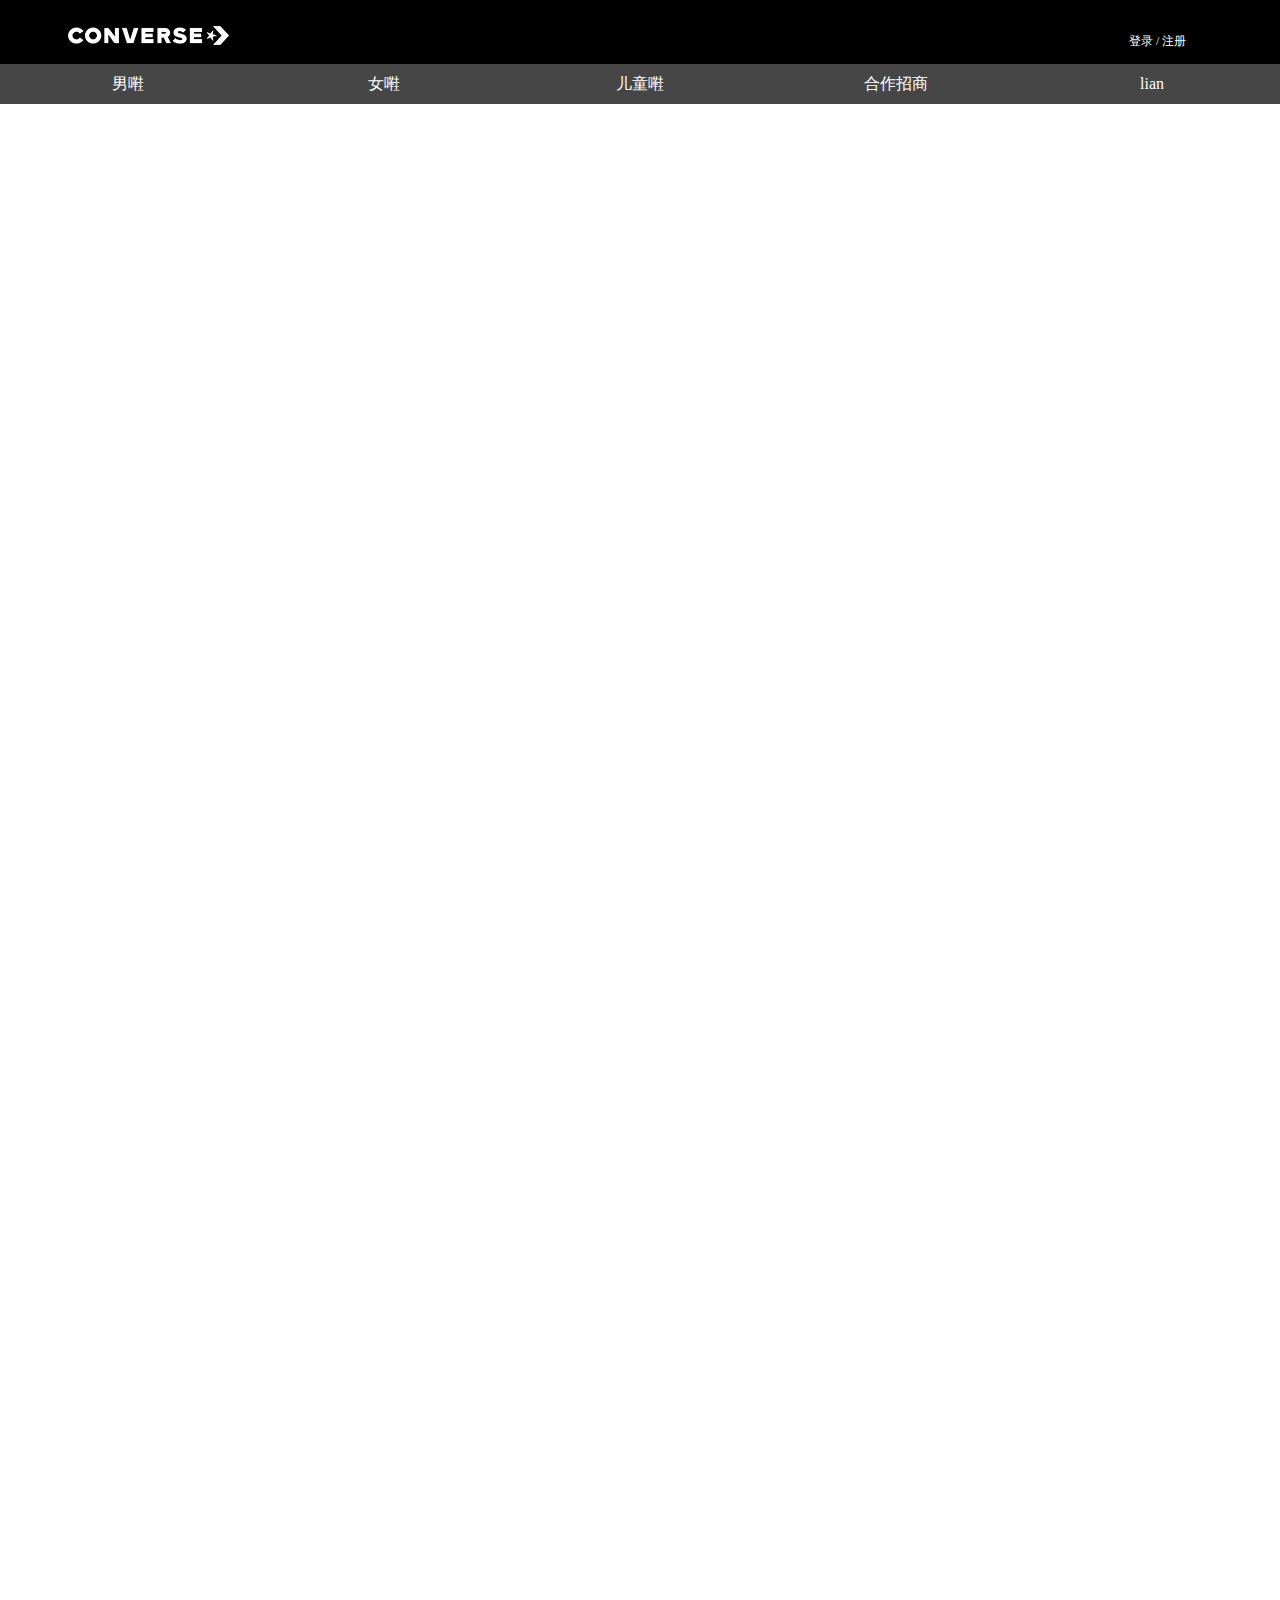
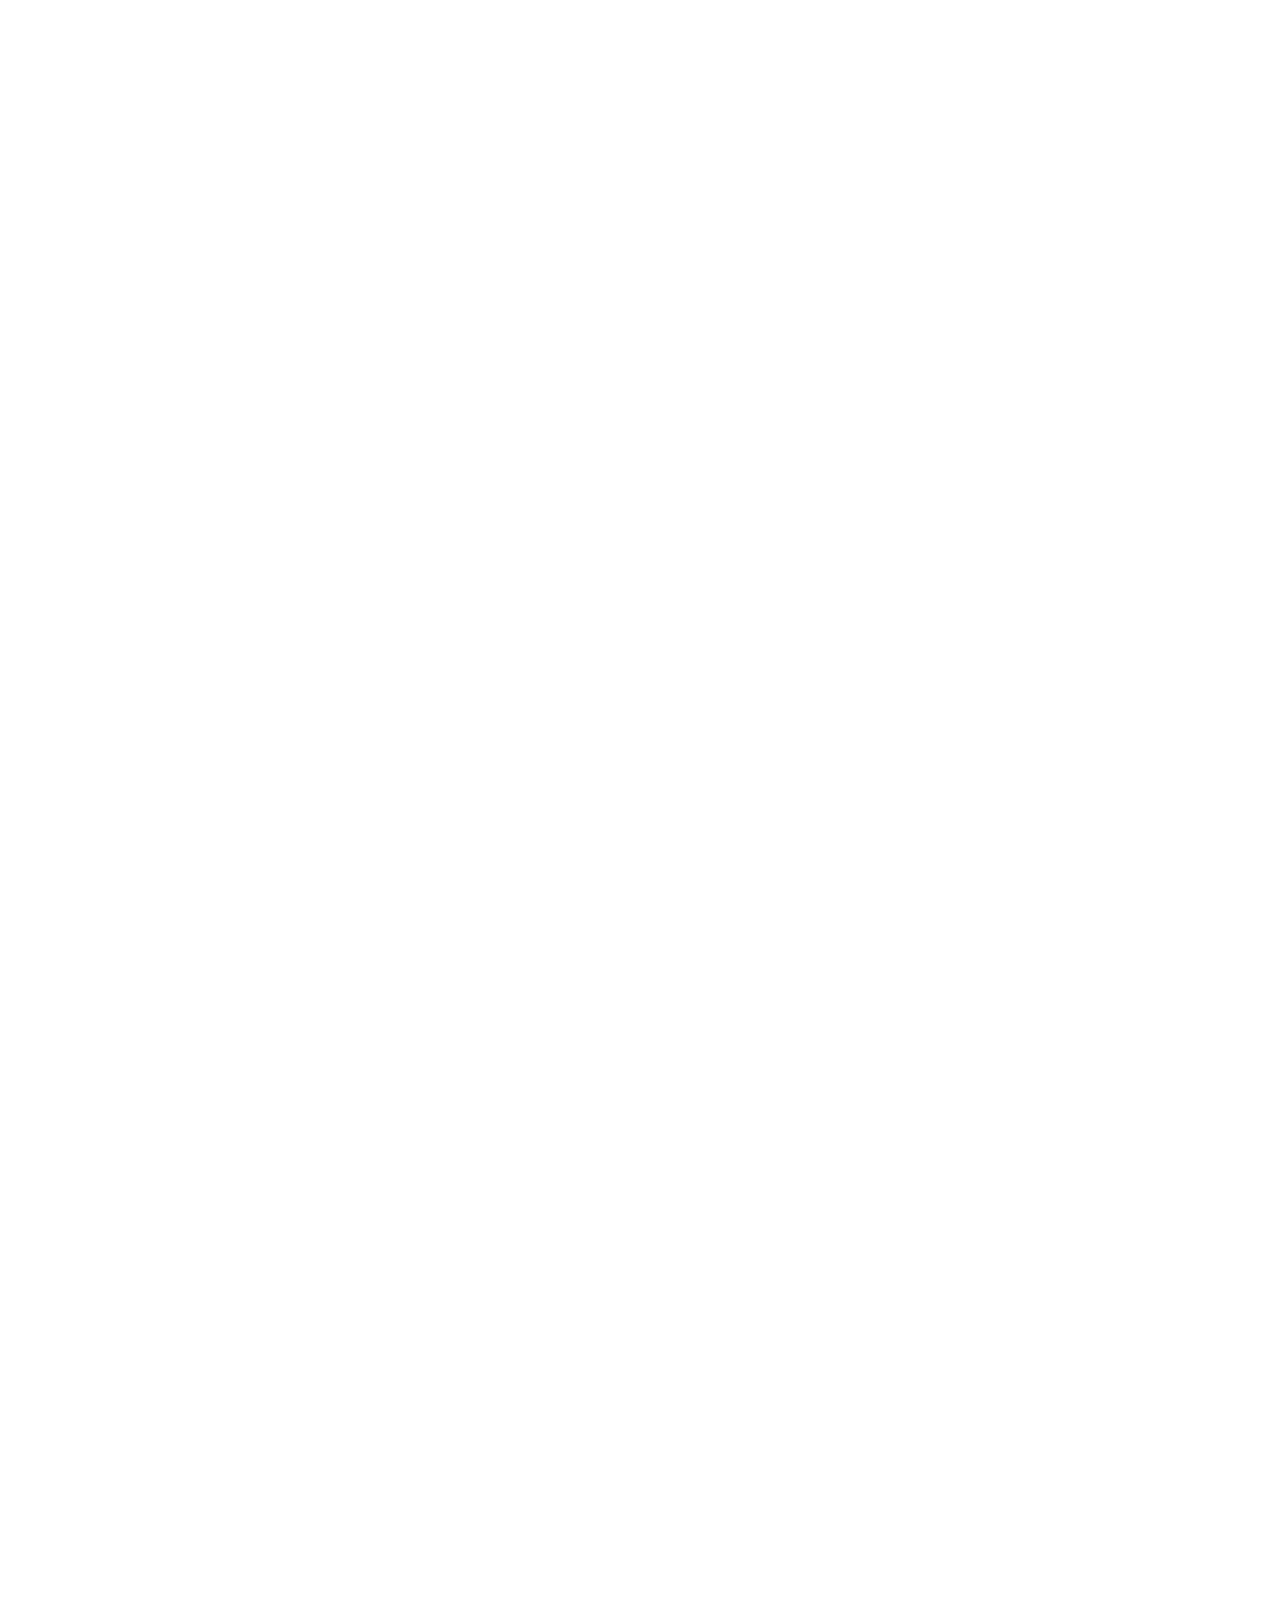
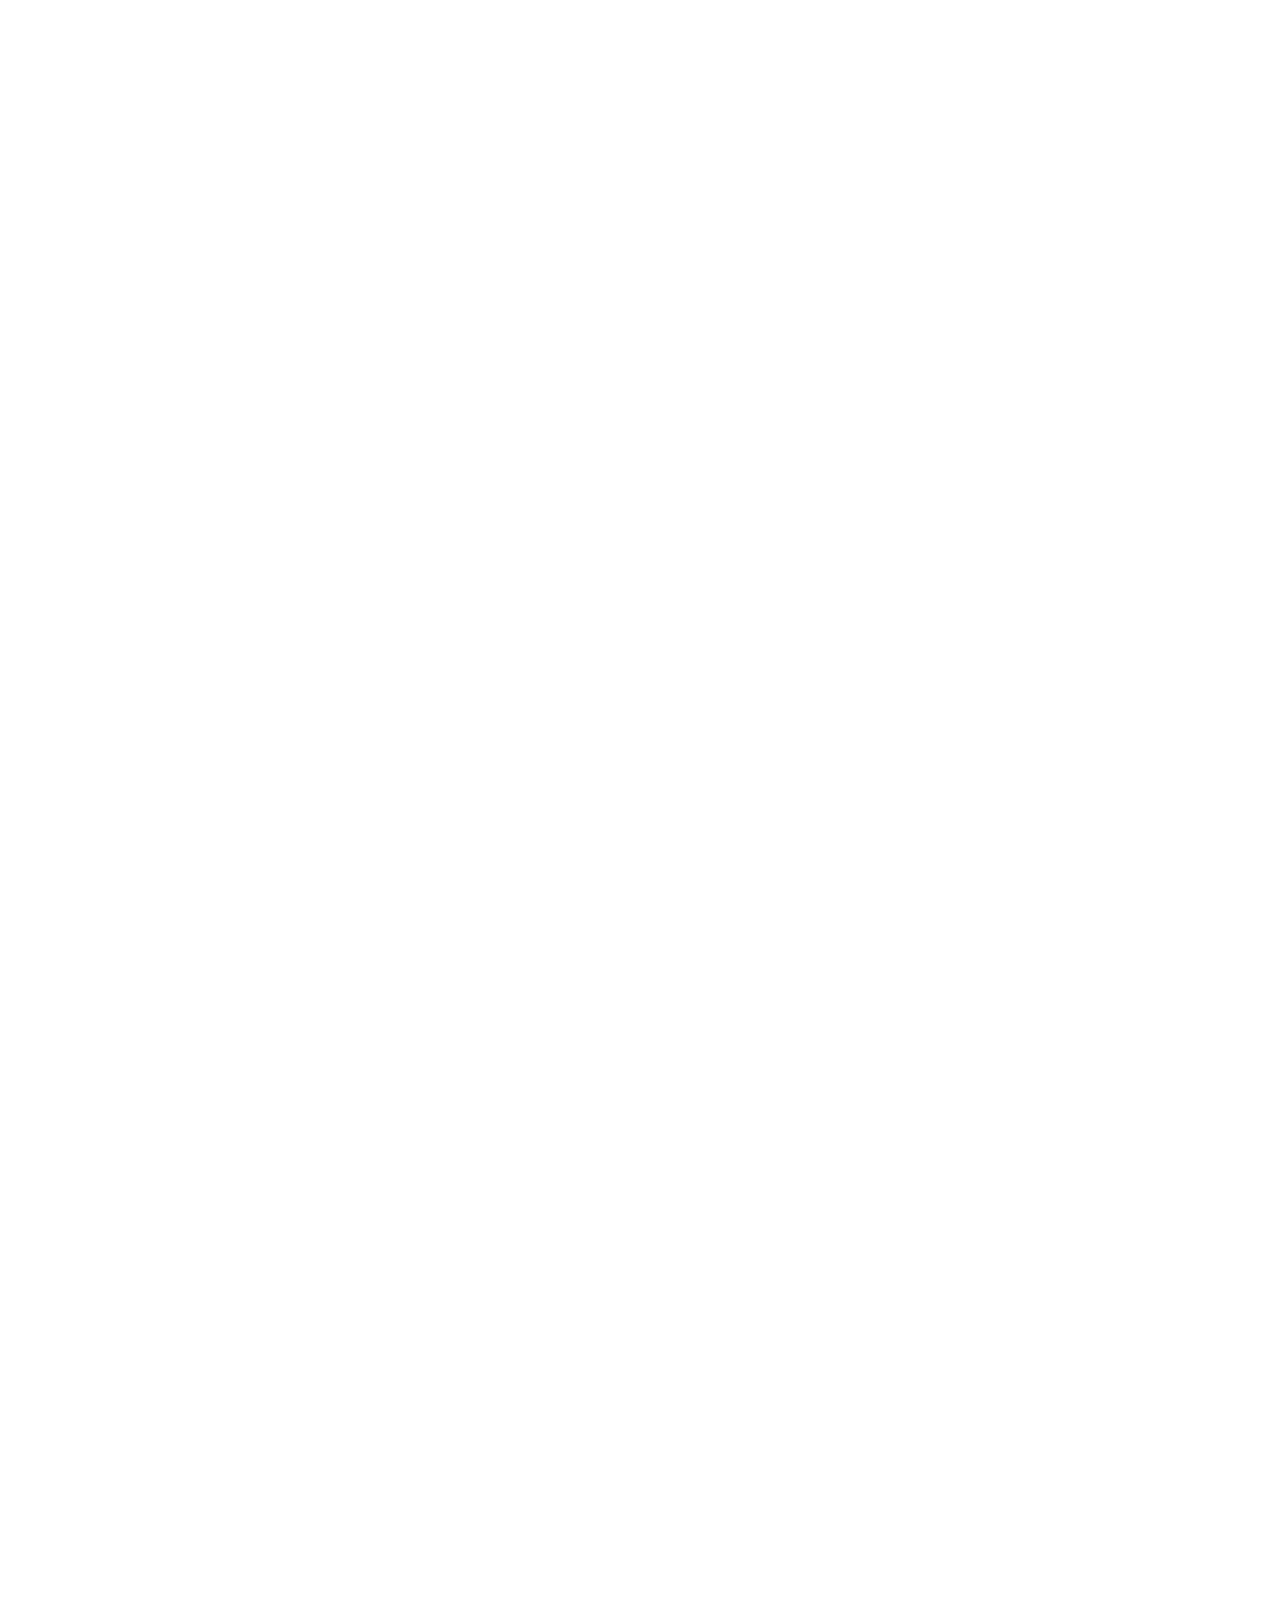
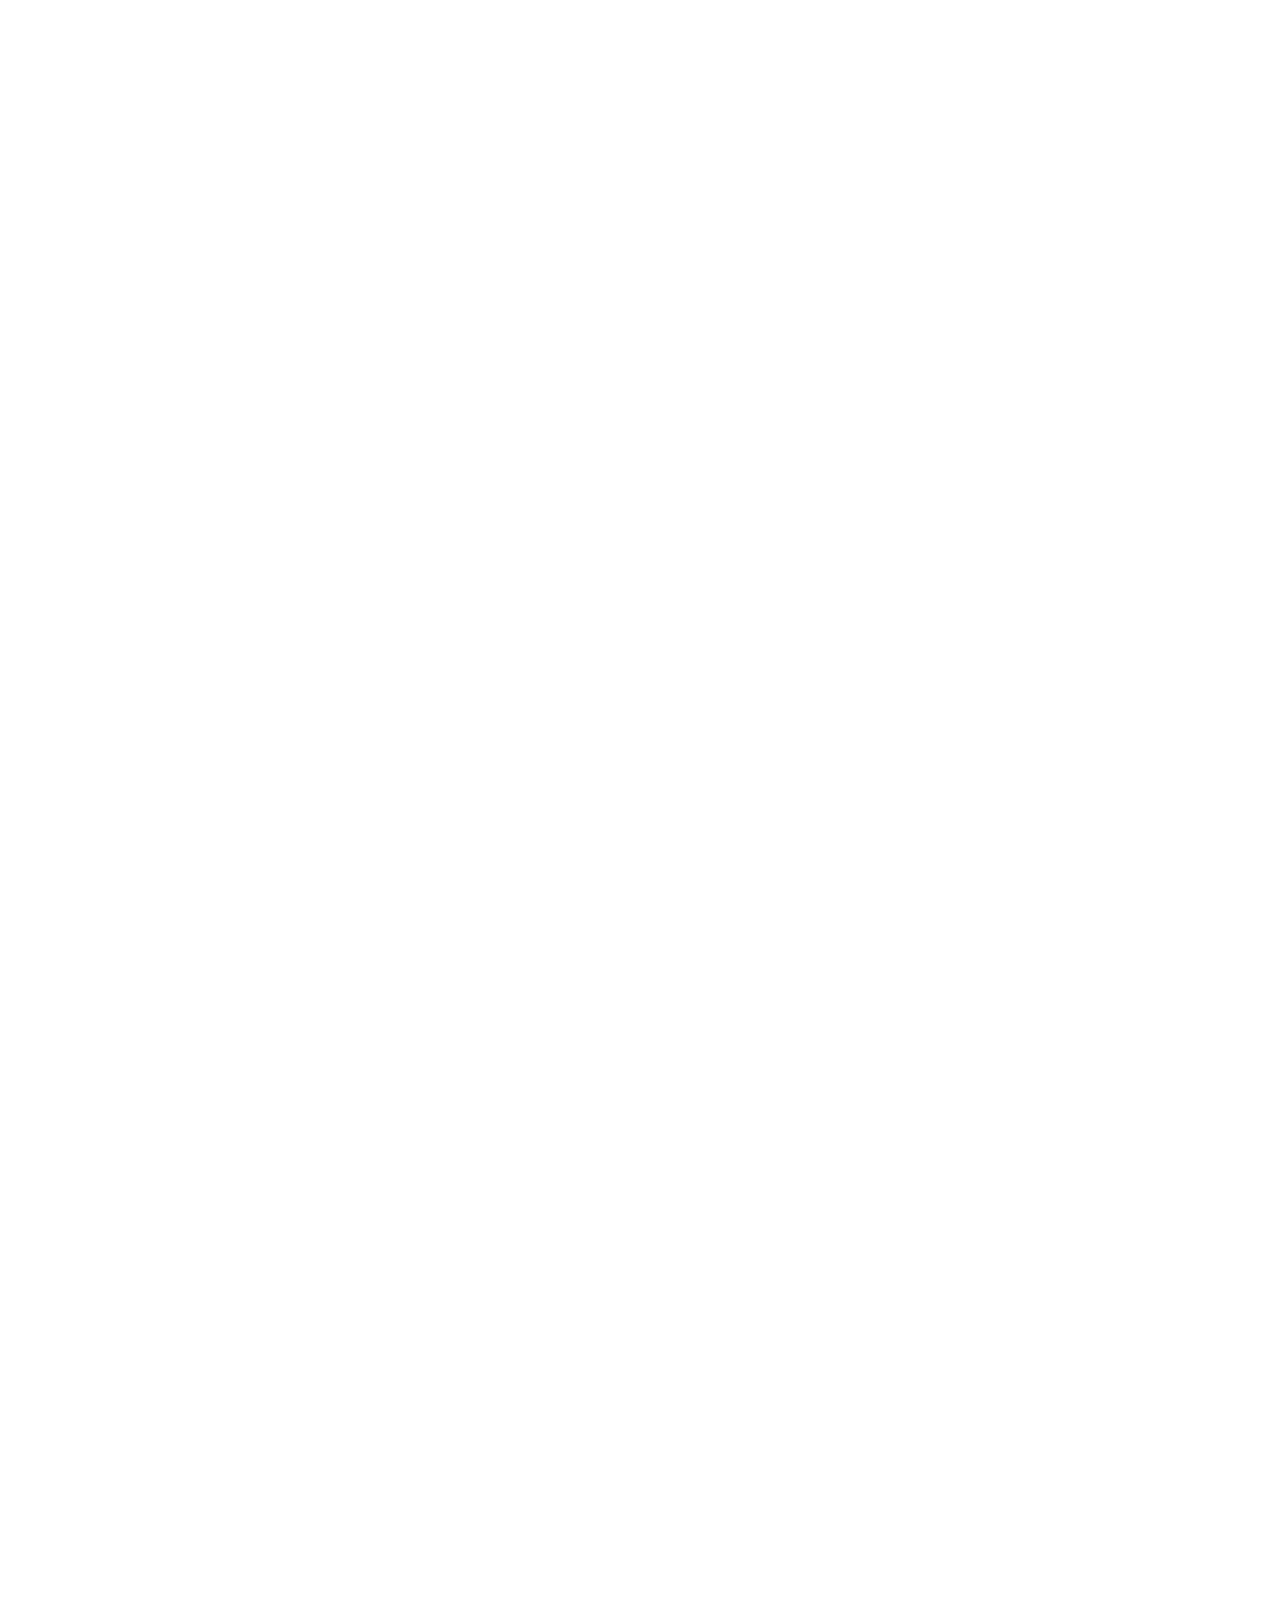
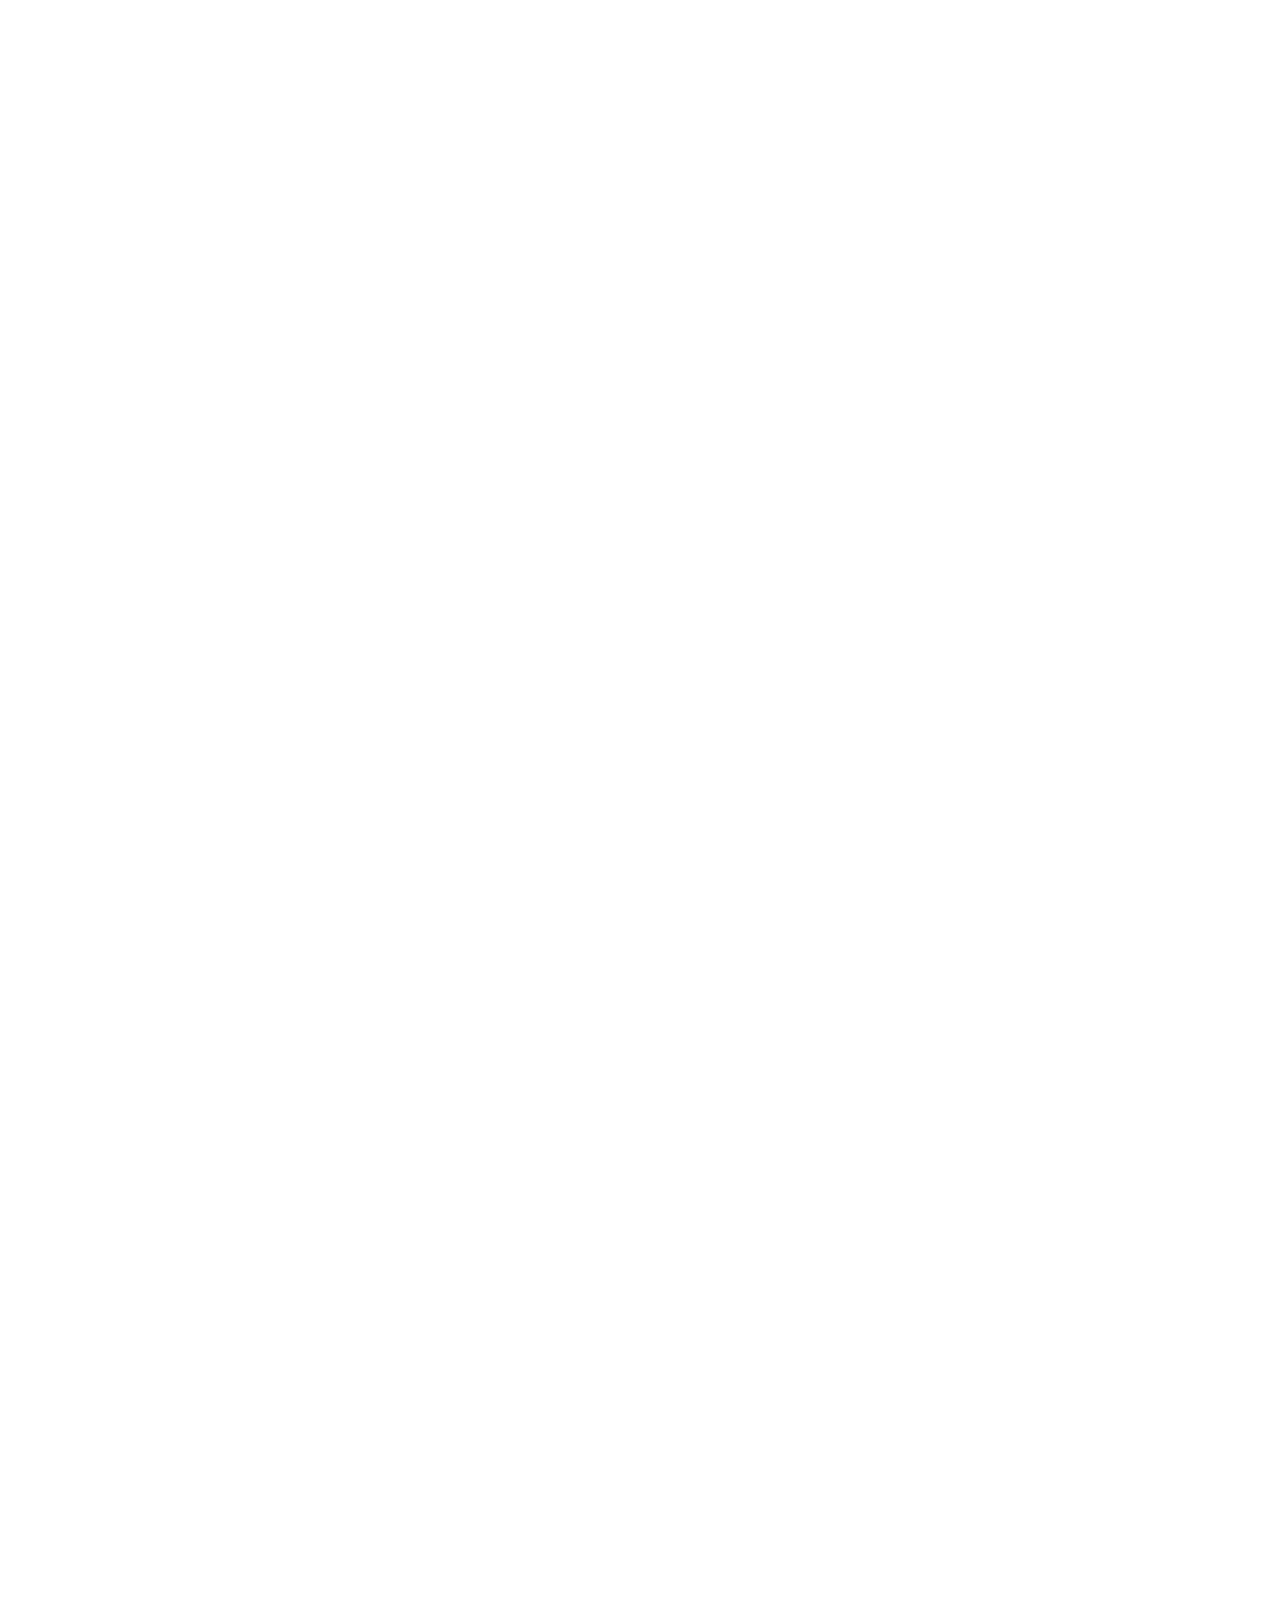
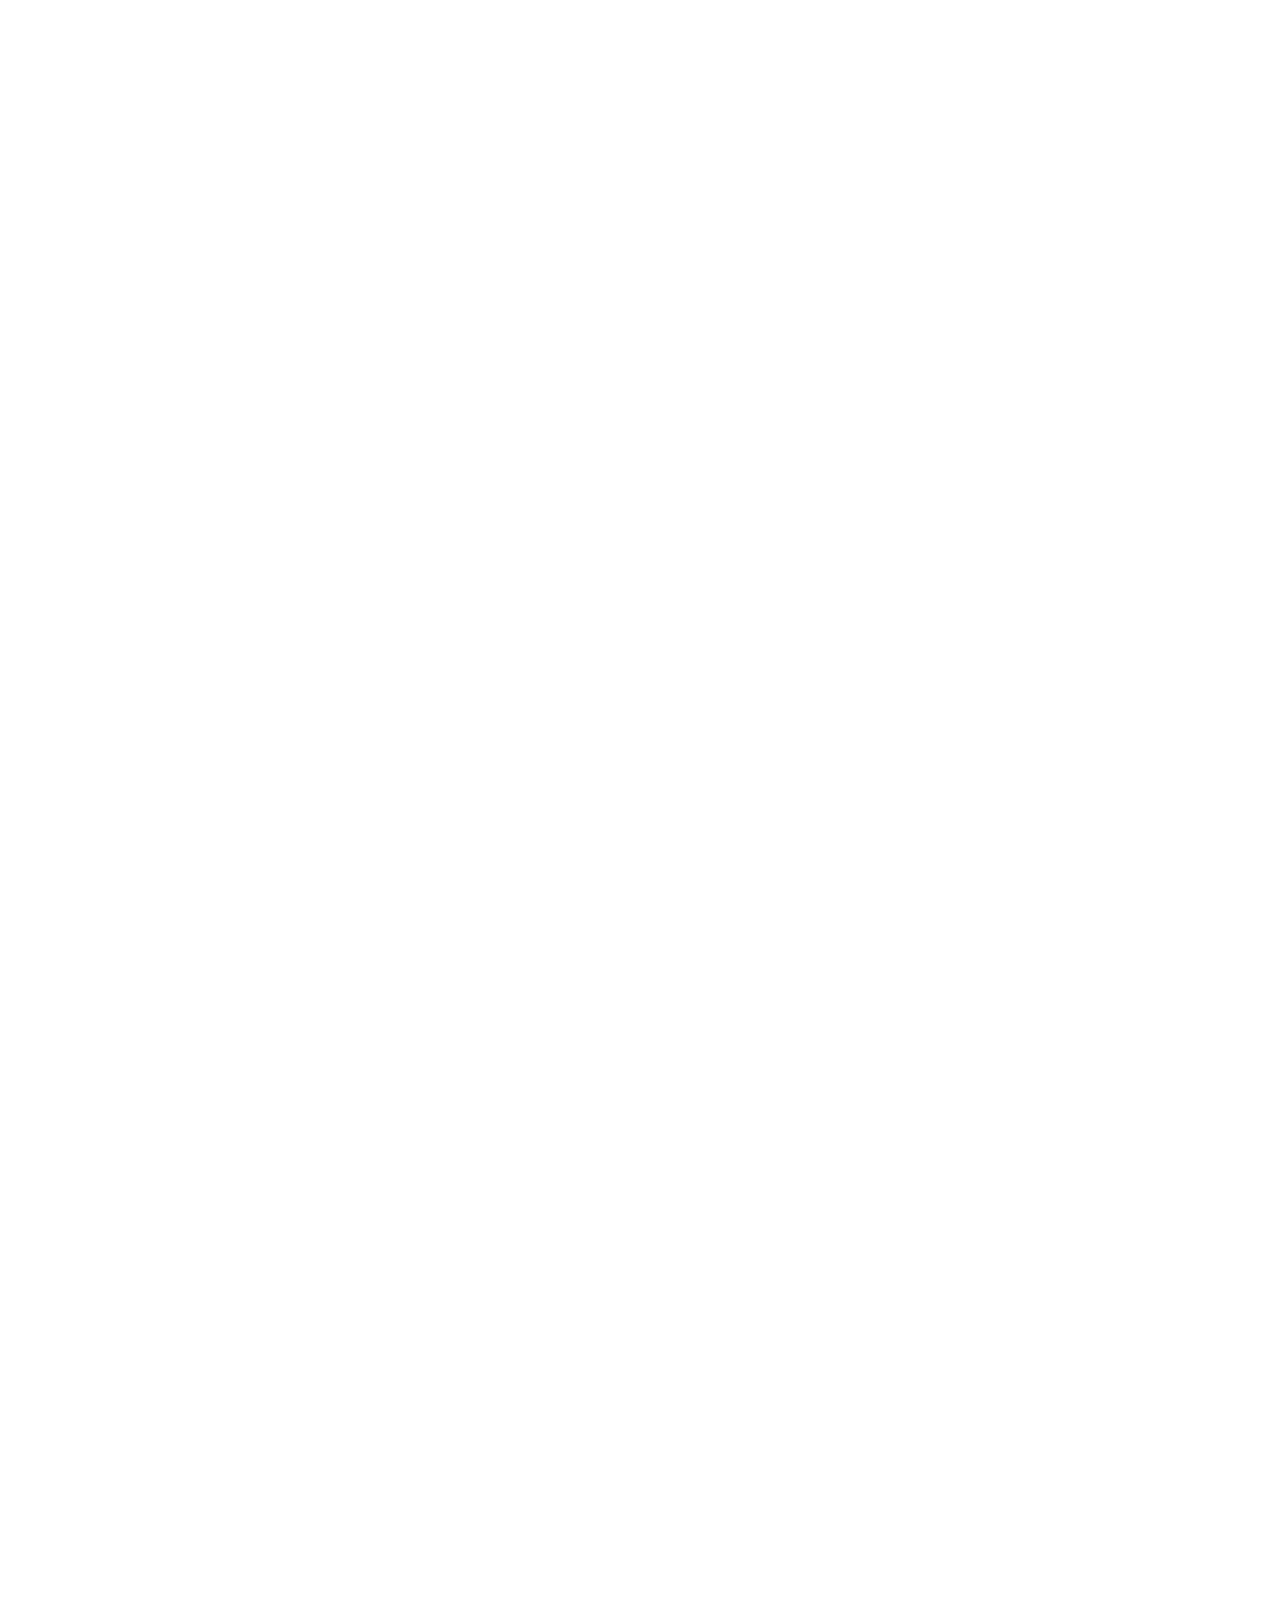
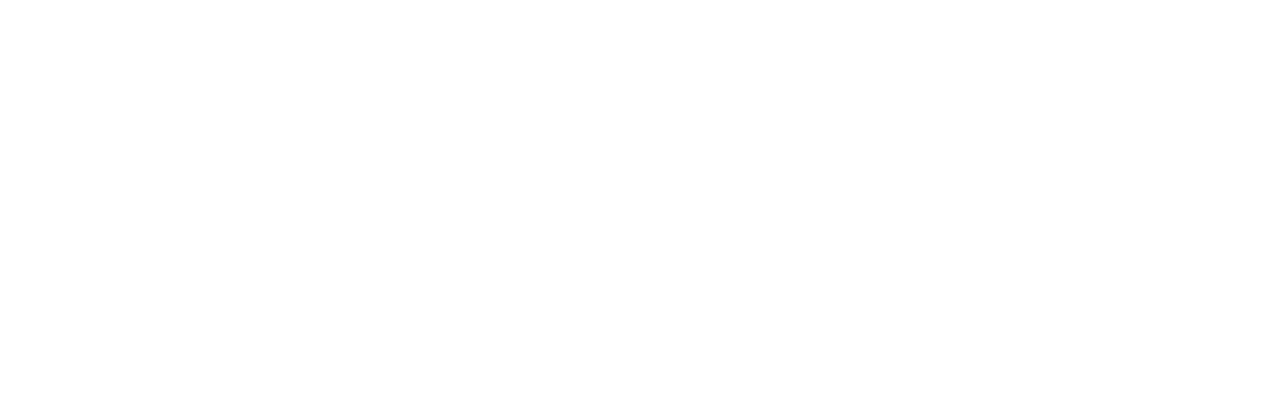
<file: index.html>
<!DOCTYPE html>
<html>
	<head>
		<meta charset="utf-8" />
		<title></title>
		<link rel="stylesheet" type="text/css" href="css/index.css">
		<style>
		
		body{
			height: 10000px;
			margin: 0;
			padding: 0;
		}
	
		#header{
			padding-right: 84px;
			padding-left: 68px;
			width: 100%;
			background: black;
			position: fixed;
			}
			
		#header span{
			margin-left: 70%;
			display: inline-block;
			line-height: inherit;
			font-size: 12px;
			color: white;	
			}
		a{
			color: white;
			text-decoration: none;
			}
		a:hover{
			color: red;
			}
		#mu{
			display: block;
			list-style: none;
			margin: 0;
		    margin-top: 5%;
		    border: 0;
		    width: 100%;
		    background: #464646;
		    font: inherit;
		    font-size: 100%;
		   	position: fixed;	
			}
		#mu li{
			float: left;
		    width: 20%;
		    height: 40px;
		    background: #464646;
		    text-align: center;
		    line-height: 40px;
		    color: white;
			}
		</style>
		
	</head>
	<body>
		
		<div id="header" style="height: 80px; line-height: 80px;">
		<img src="img/header-footer-new3.png" />
			<span><a href="#">登录</a>&nbsp/&nbsp<a href="注册.html">注册</a></span>
			
		</div>
		<div id="mu">
			
			<li>男嚡</li>
			<li>女嚡</li>
			<li>儿童嚡</li>
			<li>合作招商</li>
			<li>lian</li>
		</div>
			

			
	</body>
</html>
</file>
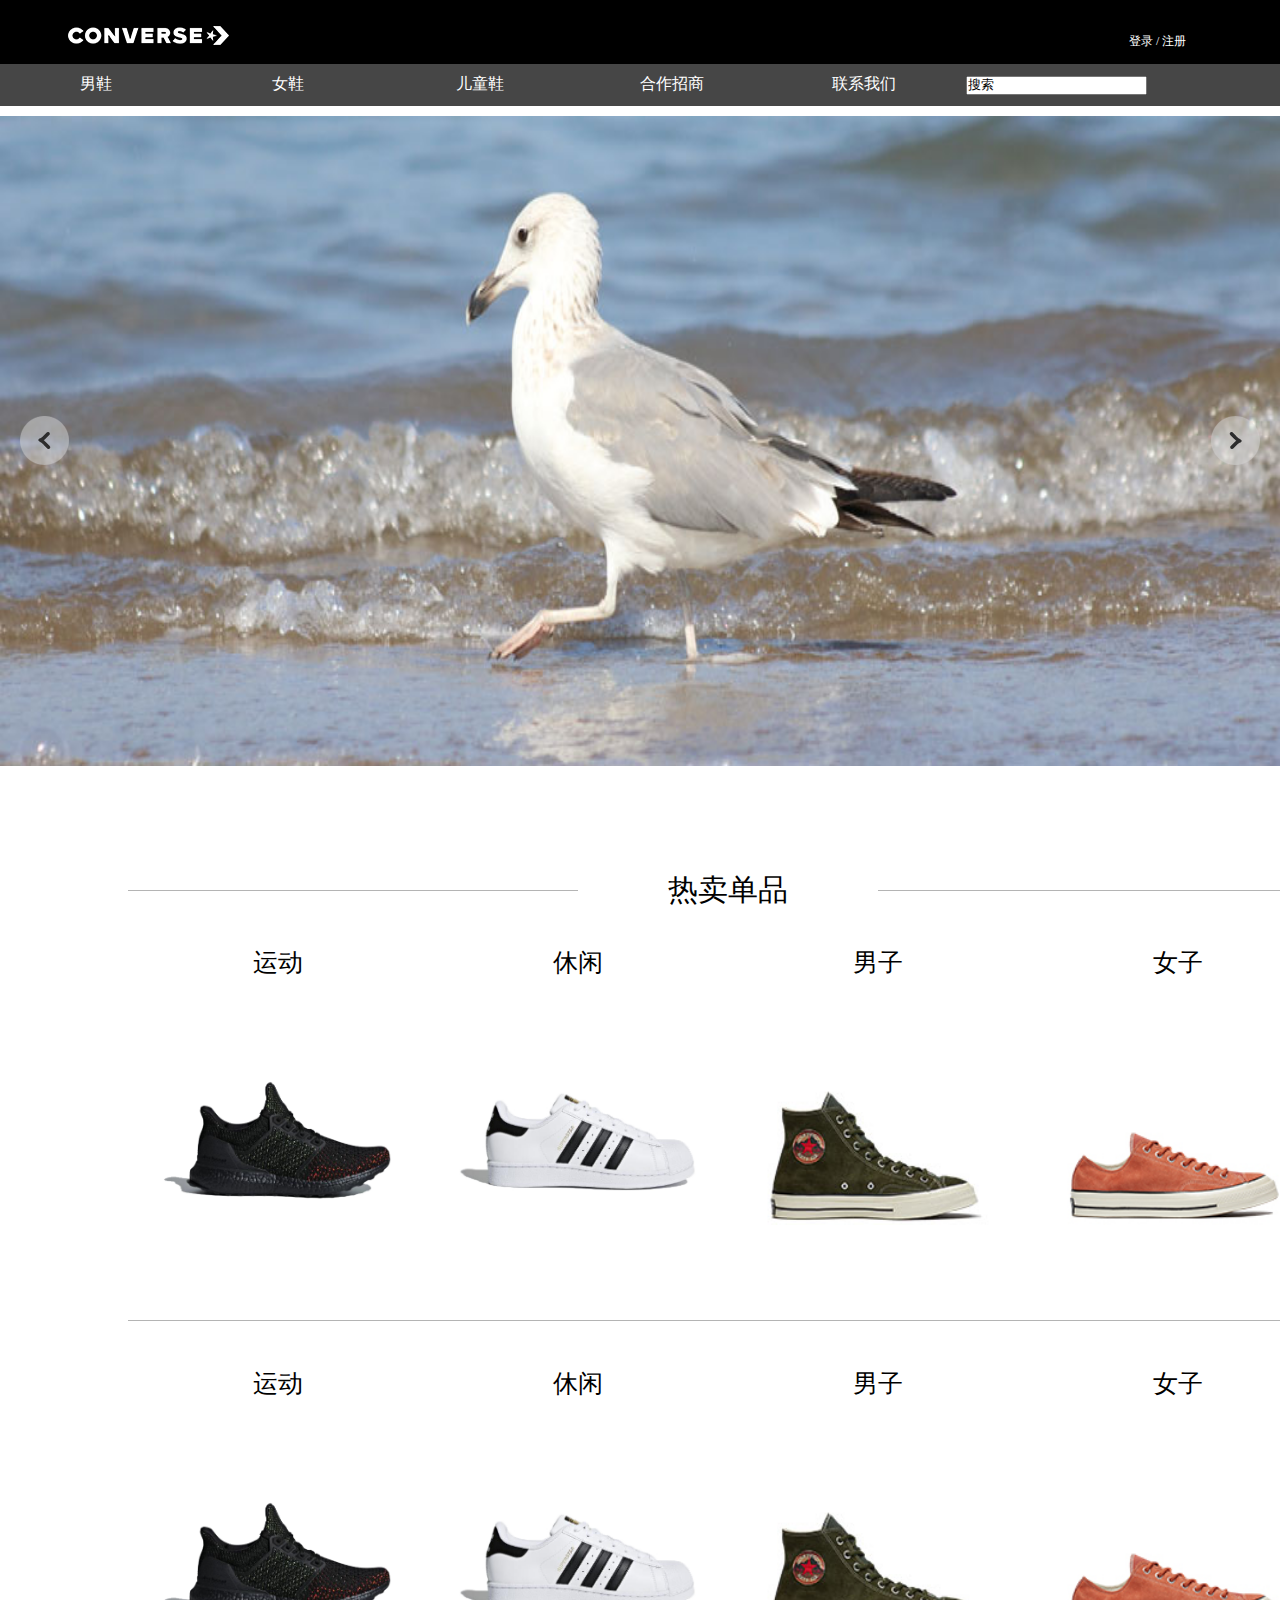
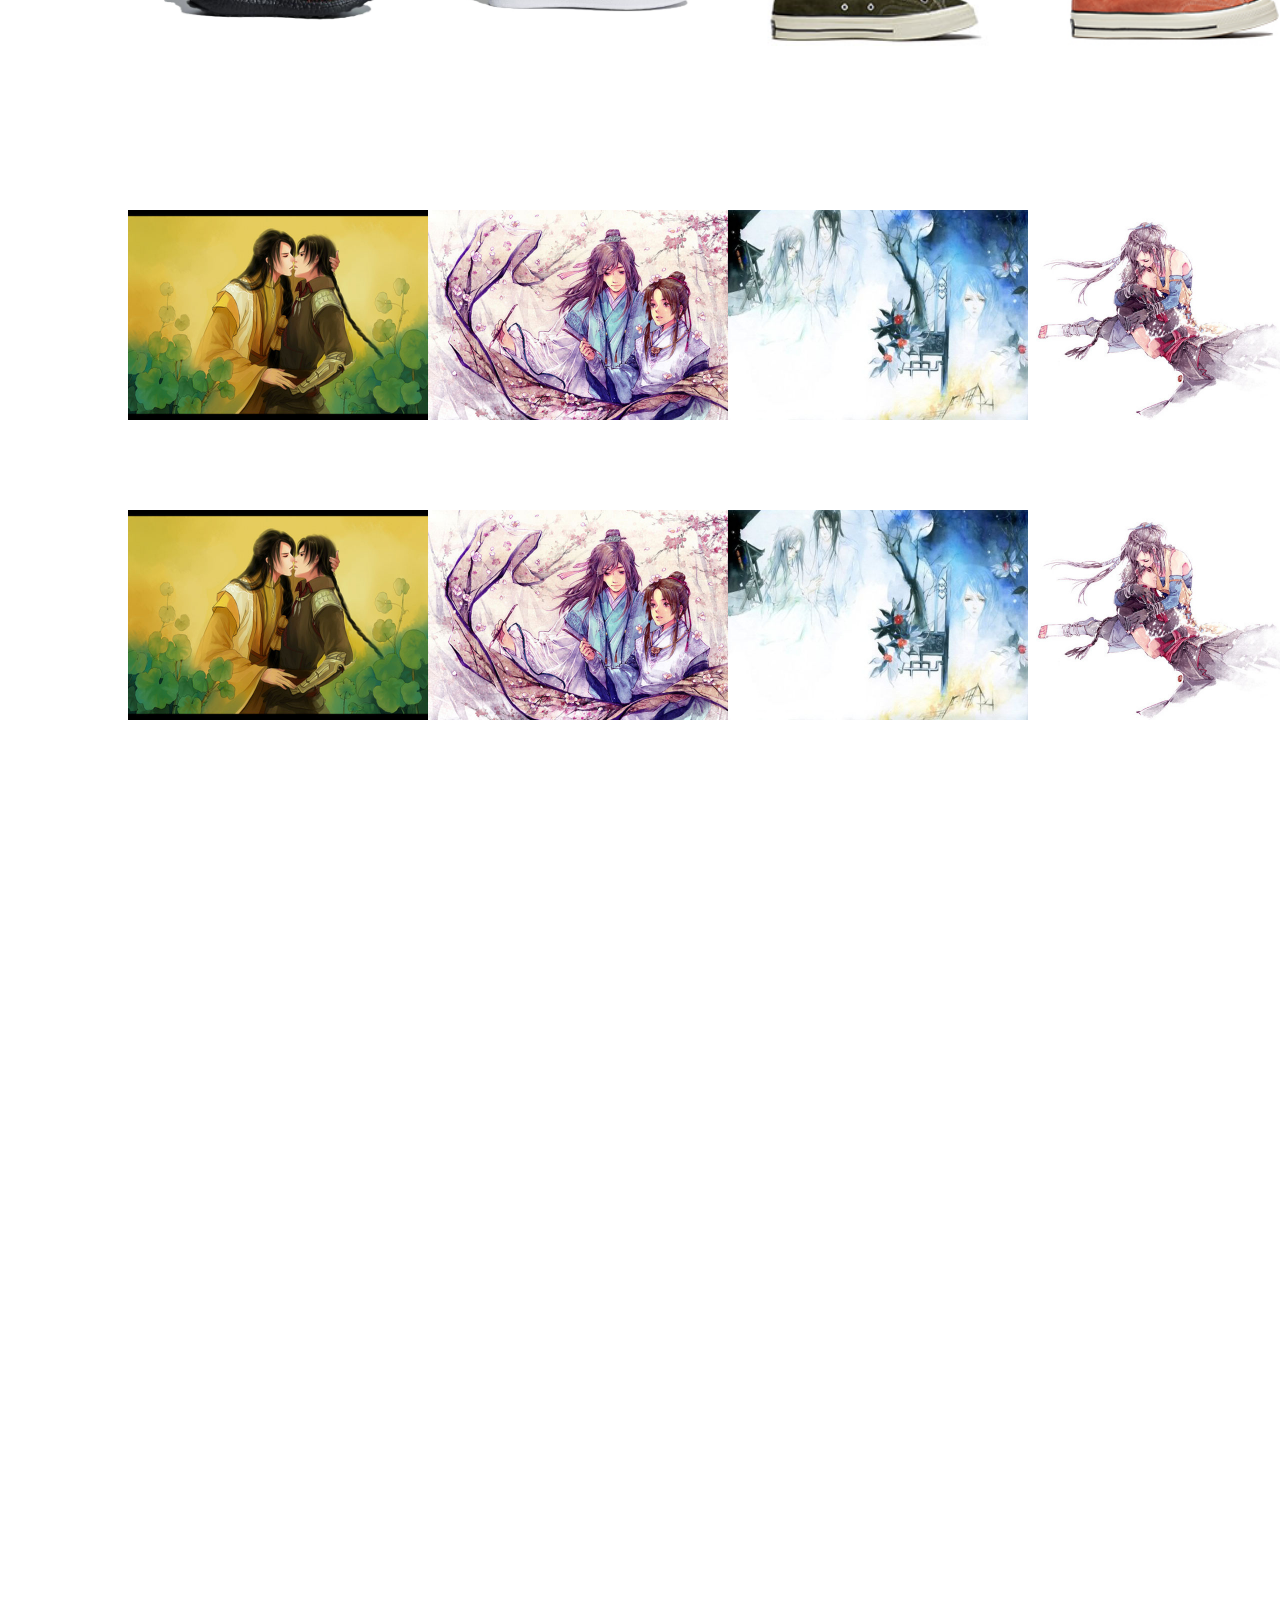
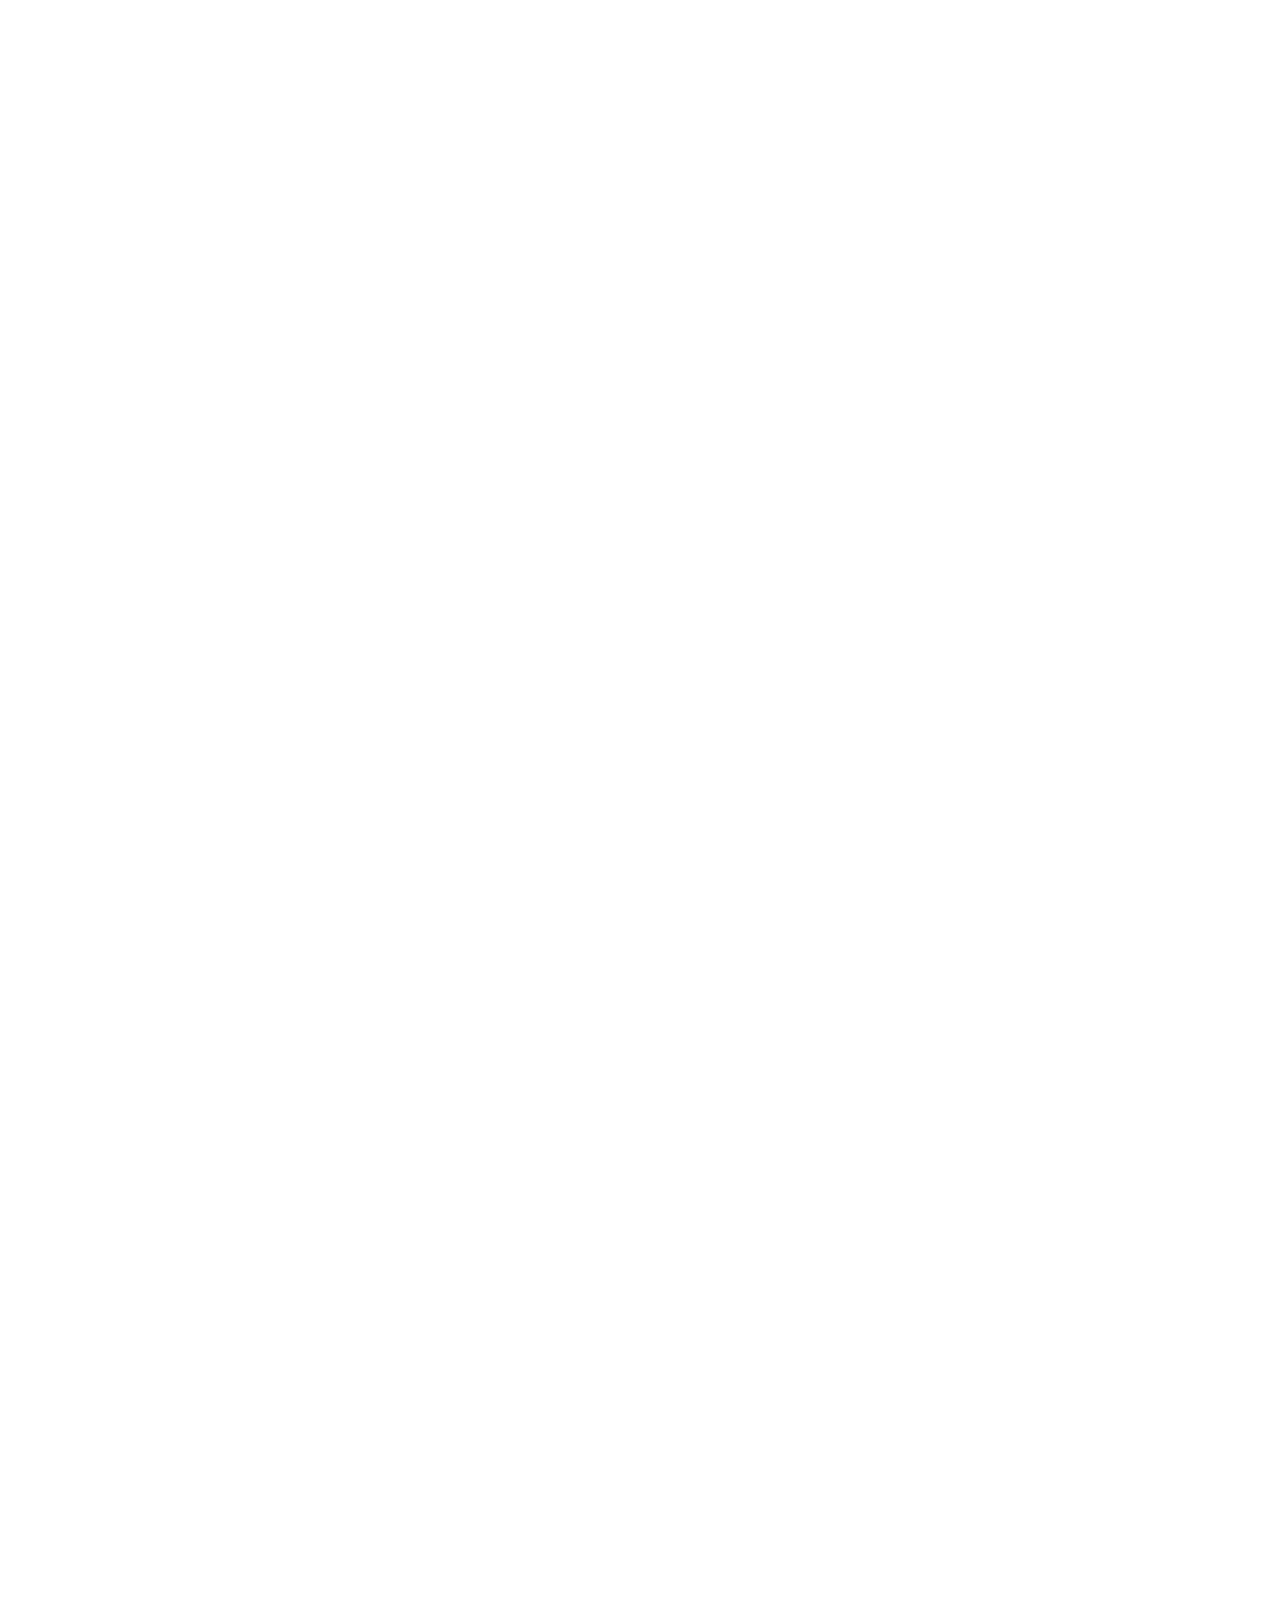
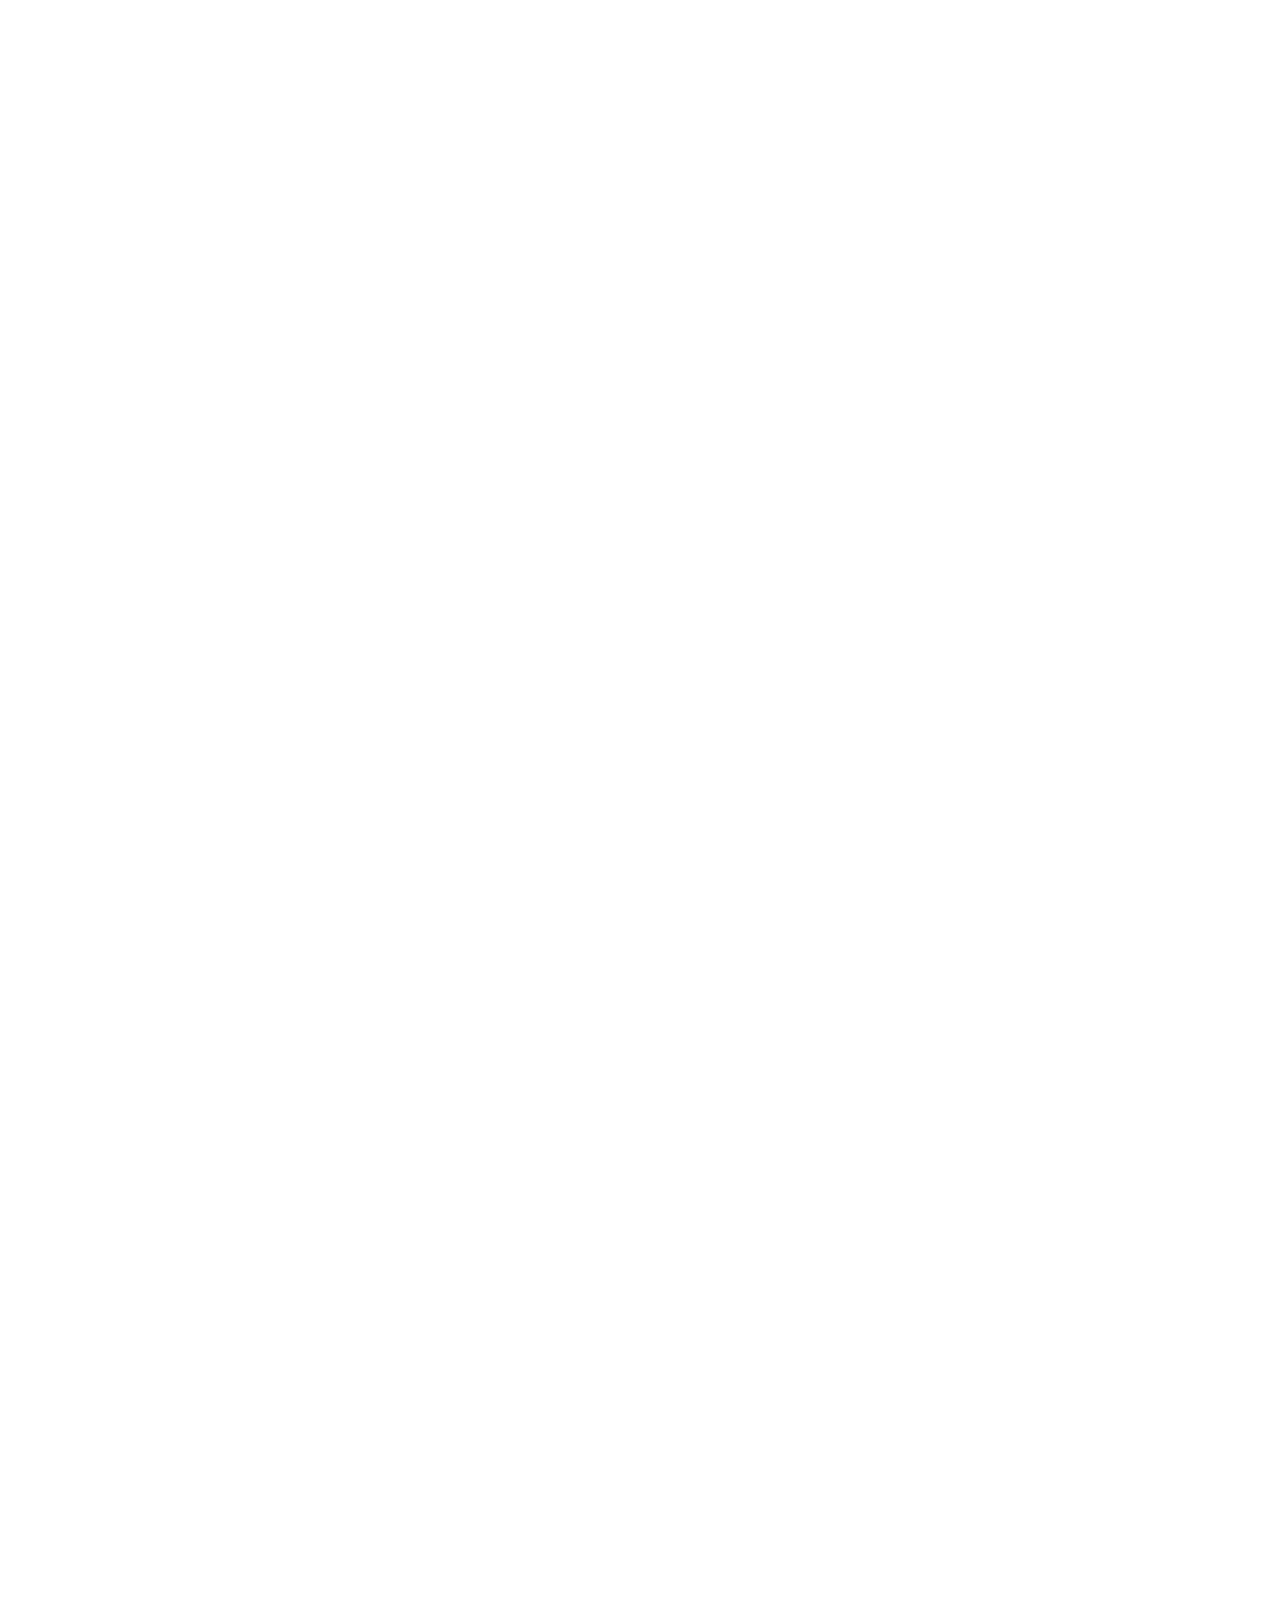
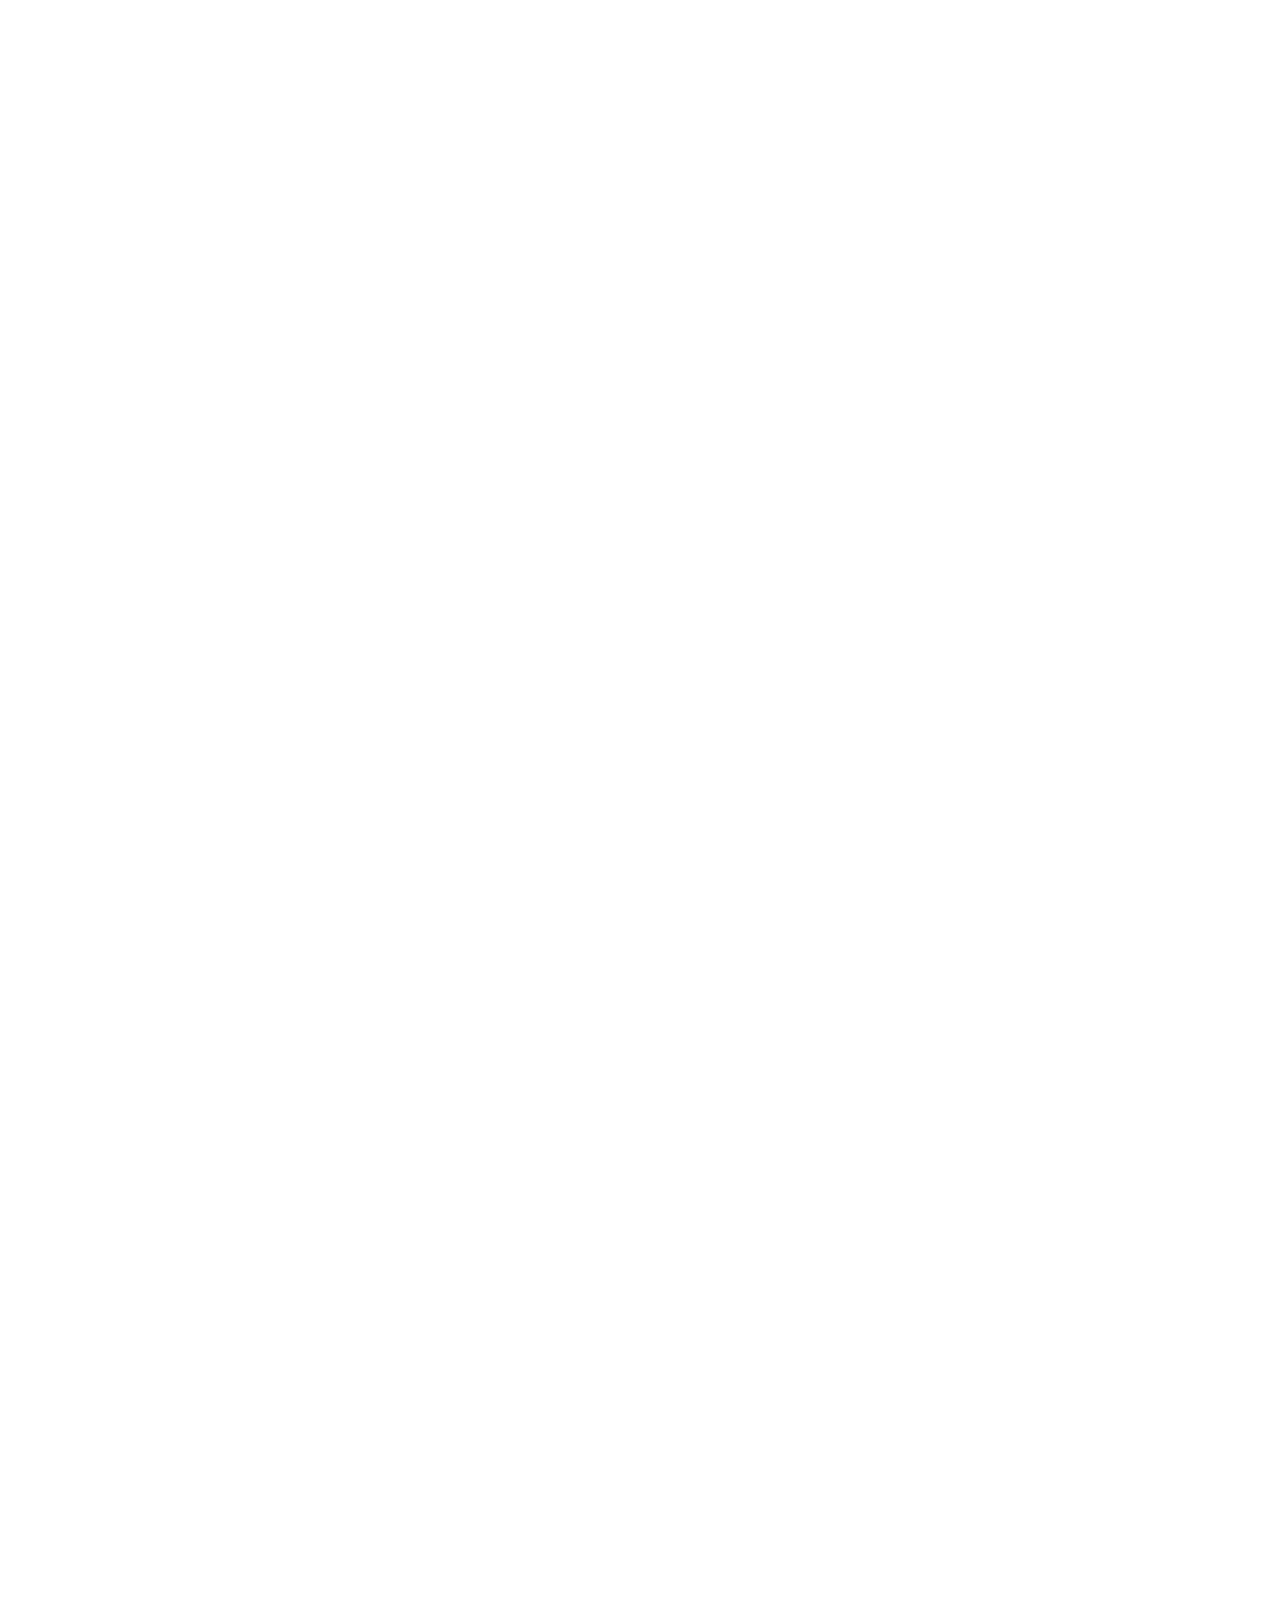
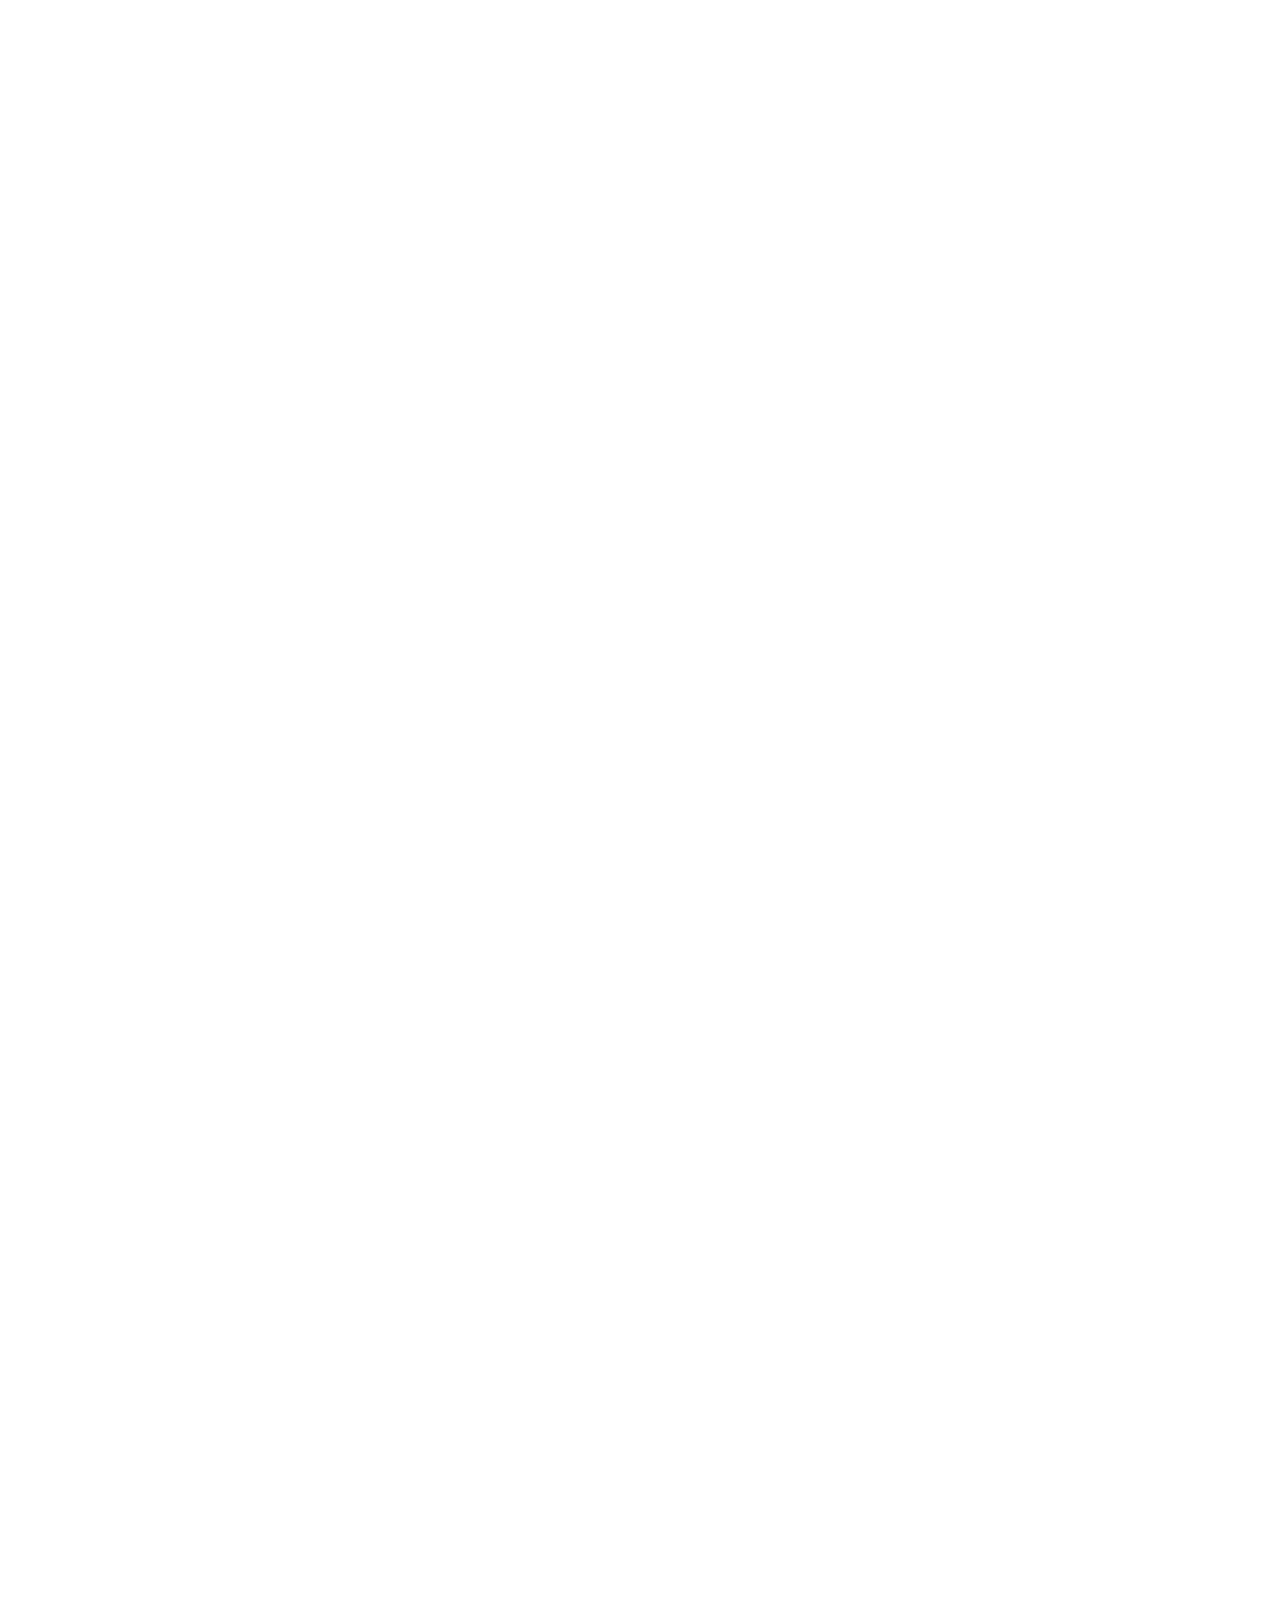
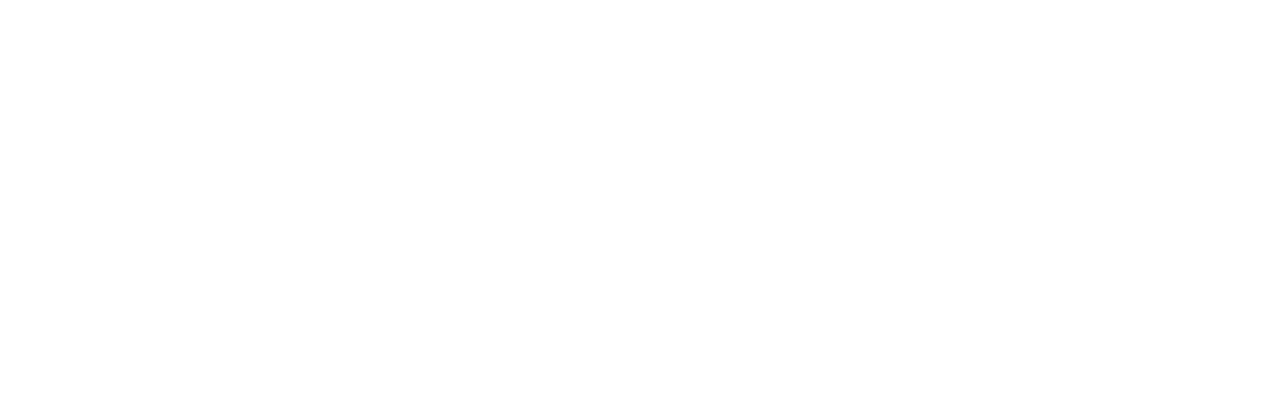
<file: index - 副本.html>
<!DOCTYPE html>
<html>
	<head>
		<meta charset="utf-8" />
		<title></title>
	    <link rel="stylesheet" href="css/index.css">
	    <link rel="stylesheet" href="css/shutter.css">
	    <script src="js/jquery.min.js"></script>
	    <script src="js/shutter.js"></script>
	    <script src="js/velocity.js"></script>
	    
	    <script type="text/javascript">
		    $(document).ready(function () {
		        $('nav li').hover(function () {
		            $(this).find('.sub-menu').show();
		        }, function () {
		            $(this).find('.sub-menu').hide(); 
		        });
		    });
		</script>
		<style>
		* { margin: 0; padding: 0; }
		body{
			height: 10000px;
		}
	
		#header{
			padding-right: 84px;
			padding-left: 68px;
			width: 100%;
			background: black;
			position: fixed;
			z-index: 999;
			}			
		#header span{
			margin-left: 70%;
			display: inline-block;
			line-height: inherit;
			font-size: 12px;
			color: white;				
			}
		#header a{
			color: white;
			text-decoration: none;
			}
		#header a:hover{
			color: red;
			}
/*		#mu{
			display: block;
			list-style: none;
			margin: 0;
		    margin-top: 5%;
		    border: 0;
		    width: 100%;
		    background: #464646;
		    font: inherit;
		    font-size: 100%;
		   	position: fixed;
		   	z-index: 999;
			}
		#mu li{
			float: left;
		    width: 20%;
		    height: 40px;
		    background: #464646;
		    text-align: center;
		    line-height: 40px;
		    color: white;
			}*/
		nav{
			display: block;
			list-style: none;
			margin: 0;
		    margin-top: 5%;
		    border: 0;
		    width: 100%;
		    background: #464646;
		    font: inherit;
		    font-size: 100%;
		   	position: fixed;
		   	z-index: 999;
		}
		nav a {
            text-decoration: none;
            color: white;
        }
 
        nav > ul > li {
			float: left;
		    width: 15%;
		    height: 42px;
		    background: #464646;
		    text-align: center;
		    line-height: 40px;
		    color: white;
        }
        nav li ul.sub-menu {
        display: none;  
        width: 25%;
        min-width: 200px;
        margin: 0 auto;
   	 	height: 40px;
   	 	background: red;
   	 	text-align: center;
    	line-height: 40px;
   	 	color: red;
        }
        .sub-menu li {
        	background: deepskyblue;
            color: red;
        }
        .sub-menu li:hover {
            background: blue;
            color: red;
            }
        .sub-menu li:hover a {
            color: red;
            }
 
        ul {
            list-style: none;
        }
		</style>
	</head>
	<body>
		
		<div id="header" style="height: 80px; line-height: 80px;">
		<img src="img/header-footer-new3.png" />
			<span><a href="登录.html">登录</a>&nbsp/&nbsp<a href="注册.html">注册</a></span>
			
		</div>
<!-- 		<div id="mu">
			<li>男嚡</li>
			<li>女嚡</li>
			<li>儿童嚡</li>
			<li>合作招商</li>
			<li>lian</li>
		</div> -->

		<nav>
	        <ul>
	            <li>
	                <a href="#">男鞋</a>
	                <ul class="sub-menu">
	                    <li><a href="#">sub1</a></li>
	                    <li><a href="#">sub2</a></li>
	                    <li><a href="#">sub3</a></li>
	                
	                </ul>
	            </li>
	            <li>
	                <a href="#">女鞋 </a>
	                <ul class="sub-menu">
	                    <li><a href="#">sub1</a></li>
	                    <li><a href="#">sub2</a></li>
	                    <li><a href="#">sub3</a></li>
	                </ul>
	            </li>
	            <li>
	                <a href="#">儿童鞋 </a>
	               <ul class="sub-menu">
	                    <li><a href="#">sub1</a></li>
	                    <li><a href="#">sub2</a></li>
	                    <li><a href="#">sub3</a></li>
	                </ul>
	            </li>
	             <li>
	                <a href="#">合作招商 </a>
	              
	            </li>
	             <li>
	                <a href="#">联系我们 </a>
	               
	            </li>
	              <li>
	              	<input type="text" value="搜索" />
	              </li>
	        </ul>
	    </nav>
			
	    <div class="shutter">
	        <div class="shutter-img">
	            <a href="#" data-shutter-title="Iron Man"><img src="img/shutter_1.jpg" alt="#"></a>
	            <a href="#" data-shutter-title="Super Man"><img src="img/shutter_2.jpg" alt="#"></a>
	            <a href="#" data-shutter-title="The Hulk"><img src="img/shutter_3.jpg" alt="#"></a>
	            <a href="#" data-shutter-title="The your"><img src="img/shutter_4.jpg" alt="#"></a>
	        </div>
	        <ul class="shutter-btn">
	            <li class="prev"></li>
	            <li class="next"></li>
	        </ul>
<!-- 	        <div class="shutter-desc">
	            <p>Iron Man</p>
	        </div> -->
	    </div>
	    <div class="center">
			<div class="FristBox">
				<div class="RMbiaoti">
					<div class="LeftLine"></div>
					<div class="RMdanpin">热卖单品</div>
					<div class="RightLine"></div>
				</div>
				<div class="RMimg1">
					<div class="RM11">
						<span>运动</span>
						<img src="img/top_04_1203.jpg">
					</div>
					<div class="RM12">
						<span>休闲</span>
						<img src="img/top_03_1203.jpg">
					</div>
					<div class="RM13">
						<span>男子</span>
						<img src="img/top_02_1203.jpg">
					</div>
					<div class="RM14">
						<span>女子</span>
						<img src="img/top_01_1203.jpg">
					</div>
				</div>
				<div class="CenterLine"></div>
				<div class="RMimg2">
					<div class="RM21">
						<span>运动</span>
						<img src="img/top_04_1203.jpg">
					</div>
					<div class="RM22">
						<span>休闲</span>
						<img src="img/top_03_1203.jpg">
					</div>
					<div class="RM23">
						<span>男子</span>
						<img src="img/top_02_1203.jpg">
					</div>
					<div class="RM24">
						<span>女子</span>
						<img src="img/top_01_1203.jpg">
					</div>
				</div>
			</div>

			<div class="Scond">
			    <div class="thumb-wrap">
			        <ul class="thumb">
			            <li><img src="img/1.jpg" alt="beautiful-thumbnail-hover-effect-01"></li>
			            <li><img src="img/2.jpg" alt="beautiful-thumbnail-hover-effect-02"></li>
			            <li><img src="img/3.jpg" alt="beautiful-thumbnail-hover-effect-03"></li>
			            <li><img src="img/4.jpg" alt="beautiful-thumbnail-hover-effect-04"></li>
			            <div class="ImgLine"></div>
			            <li><img src="img/1.jpg" alt="beautiful-thumbnail-hover-effect-01"></li>
			            <li><img src="img/2.jpg" alt="beautiful-thumbnail-hover-effect-02"></li>
			            <li><img src="img/3.jpg" alt="beautiful-thumbnail-hover-effect-03"></li>
			            <li><img src="img/4.jpg" alt="beautiful-thumbnail-hover-effect-04"></li>
			        </ul>
			    </div>
			</div>
		</div>
	</body>
</html>
</file>
<file: css/index.css>
.center{
	width: 1200px;
	height: 2000px;
	float: left;
	position: relative;
	top: 870px;
	float: left;
	left: 10%;
}

/*FristBox热卖单品*/
.FristBox{
	width: 100%;
	height: 400px;
	/*background: red;*/
}
/*标题部分*/
.RMbiaoti{
	width: 100%;
	height: 30px;
}
.LeftLine{
	width: 37.5%;
	height: 30px;
	float: left;
	border-top: 1px solid #b4b4b4;
	margin-top: 20px;
}
.RMdanpin{
	width: 300px;
	height: 30px;
	float: left;
	text-align: center;
	font-size: 30px;
}
.RightLine{
	width: 37.5%;
	height: 30px;
	float: left;
	border-top: 1px solid #b4b4b4;
	margin-top: 20px;
}

/*中间图*/
.RMimg1{
	margin-top: 50px;
	width: 100%;
	height: 80%;
	/*background: red;*/
}
.RM11,.RM12,.RM13,.RM14{
	width: 25%;
	height: 100%;
	/*background: red;*/
	/*border-right: 1px solid #b4b4b4;*/
	float: left;
	text-align: center;
	line-height: 100%;
	font-size: 25px;
}
.RM11 img,.RM12 img,.RM13 img,.RM14 img{
	margin-top: 15%;
	margin-left: 10%;
	margin-right: 10%;
	width: 80%;
	height: 80%;
}
.CenterLine{
	width: 100%;
	height: 50px;
	border-bottom: 1px solid #b4b4b4;
}
.RMimg2{
	margin-top: 50px;
	width: 100%;
	height: 80%;
	/*background: red;*/
}
.RM21,.RM22,.RM23,.RM24{
	width: 25%;
	height: 100%;
	/*background: blue;*/
	/*border-right: 1px solid #b4b4b4;*/
	float: left;
	text-align: center;
	line-height: 100%;
	font-size: 25px;
}
.RM21 img,.RM22 img,.RM23 img,.RM24 img{
	margin-top: 15%;
	margin-left: 10%;
	margin-right: 10%;
	width: 80%;
	height: 80%;
}

/*图片*/
.Scond{
    width: 100%;
    min-width: 1200px;
    height: 600px;
    margin-top: 45%;
}
.thumb-wrap {
    width:100%;
    min-width:1200px;
    font-size:100%;
    text-align: center;
}
.thumb-wrap:after {
    content:"";
    display:block;
    clear:both;
    height:50px;
}
.thumb {
    width:100%;
    list-style:none;
    float:left;
}
.thumb li {
    width:25%;
    float:left;
    position:relative;
}
.thumb li img {
    max-width:100%;
    float:left;
    -webkit-box-sizing:border-box;
    -moz-box-sizing:border-box;
    box-sizing:border-box;
}
.thumb li {
    -moz-transition:all 1s ease;
    -webkit-transition:all 1s ease;
    -o-transition:all 1s ease;
    -ms-transition:all 1s ease;
    transition:all 1s ease;
}
.thumb li:hover {
    -moz-transform:scale(2.6) translate(100px, 38px);
    -webkit-transform:scale(2.6) translate(100px, 38px);
    -o-transform:scale(2.6) translate(100px, 38px);
    -ms-transform:scale(2.6) translate(100px, 38px);
    transform:scale(2.6) translate(100px, 38px);
    z-index:2;
}
.thumb li:nth-of-type(2):hover {
    -moz-transform:scale(2.6) translate(0px, 38px);
    -webkit-transform:scale(2.6) translate(0px, 38px);
    -o-transform:scale(2.6) translate(0px, 38px);
    -ms-transform:scale(2.6) translate(0px, 38px);
    transform:scale(2.6) translate(0px, 38px);
}
.thumb li:nth-of-type(3):hover {
    -moz-transform:scale(2.6) translate(0px, 38px);
    -webkit-transform:scale(2.6) translate(0px, 38px);
    -o-transform:scale(2.6) translate(0px, 38px);
    -ms-transform:scale(2.6) translate(0px, 38px);
    transform:scale(2.6) translate(0px, 38px);
}
.thumb li:nth-of-type(4):hover {
    -moz-transform:scale(2.6) translate(-100px, 38px);
    -webkit-transform:scale(2.6) translate(-100px, 38px);
    -o-transform:scale(2.6) translate(-100px, 38px);
    -ms-transform:scale(2.6) translate(-100px, 38px);
    transform:scale(2.6) translate(-100px, 38px);
}
.thumb li:nth-of-type(5):hover {
    -moz-transform:scale(2.6) translate(100px, 38px);
    -webkit-transform:scale(2.6) translate(100px, 38px);
    -o-transform:scale(2.6) translate(100px, 38px);
    -ms-transform:scale(2.6) translate(100px, 38px);
    transform:scale(2.6) translate(100px, 38px);
    z-index:2;
}
.thumb li:nth-of-type(6):hover {
    -moz-transform:scale(2.6) translate(0px, 38px);
    -webkit-transform:scale(2.6) translate(0px, 38px);
    -o-transform:scale(2.6) translate(0px, 38px);
    -ms-transform:scale(2.6) translate(0px, 38px);
    transform:scale(2.6) translate(0px, 38px);
}
.thumb li:nth-of-type(7):hover {
    -moz-transform:scale(2.6) translate(0px, 38px);
    -webkit-transform:scale(2.6) translate(0px, 38px);
    -o-transform:scale(2.6) translate(0px, 38px);
    -ms-transform:scale(2.6) translate(0px, 38px);
    transform:scale(2.6) translate(0px, 38px);
}
.thumb li:nth-of-type(8):hover {
    -moz-transform:scale(2.6) translate(-100px, 38px);
    -webkit-transform:scale(2.6) translate(-100px, 38px);
    -o-transform:scale(2.6) translate(-100px, 38px);
    -ms-transform:scale(2.6) translate(-100px, 38px);
    transform:scale(2.6) translate(-100px, 38px);
}

.ImgLine{
	width: 100%;
	height: 300px;
}
</file>
<file: css/shutter.css>
/** { margin: 0; padding: 0; }*/
/*img { border: 0; vertical-align: top; }*/
ul, li { list-style: none; }

.shutter {
  top: 116px;
  overflow: hidden;
  width: 100%!important;
  min-width: 1200px;
  height: 650px;
  position: absolute;
  margin: auto;
}
.shutter-img {
  z-index: 1;
}
.shutter-img,
.shutter-img a {
  position: absolute;
  left: 0;
  top: 0;
  width: 100%;
  height: 100%;
}
.shutter-img a {
  cursor: default;
}
.shutter-img a > img {
  width: 100%;
  height: 100%;
}
.shutter-img .created {
  overflow: hidden;
  position: absolute;
  z-index: 20;
}
.shutter-btn {}
.shutter-btn li {
  position: absolute;
  z-index: 2;
  top: 50%;
  width: 49px;
  height: 49px;
  margin-top: -25px;
  cursor: pointer;
}
.shutter-btn li.prev {
  left: 20px;
  background: url(../img/shutter_prevBtn.png) no-repeat 0 -49px;
}
.shutter-btn li.next {
  right: 20px;
  background: url(../img/shutter_nextBtn.png) no-repeat 0 -49px;
}
.shutter-desc {
  position: absolute;
  z-index: 2;
  left: 0;
  bottom: 0;
  width: 100%;
  height: 36px;
  background: url(../img/shutter_shadow.png) repeat;
}
.shutter-desc p {
  padding-left: 20px;
  line-height: 36px;
  color: #fff;
  font-size: 14px;
}
</file>
